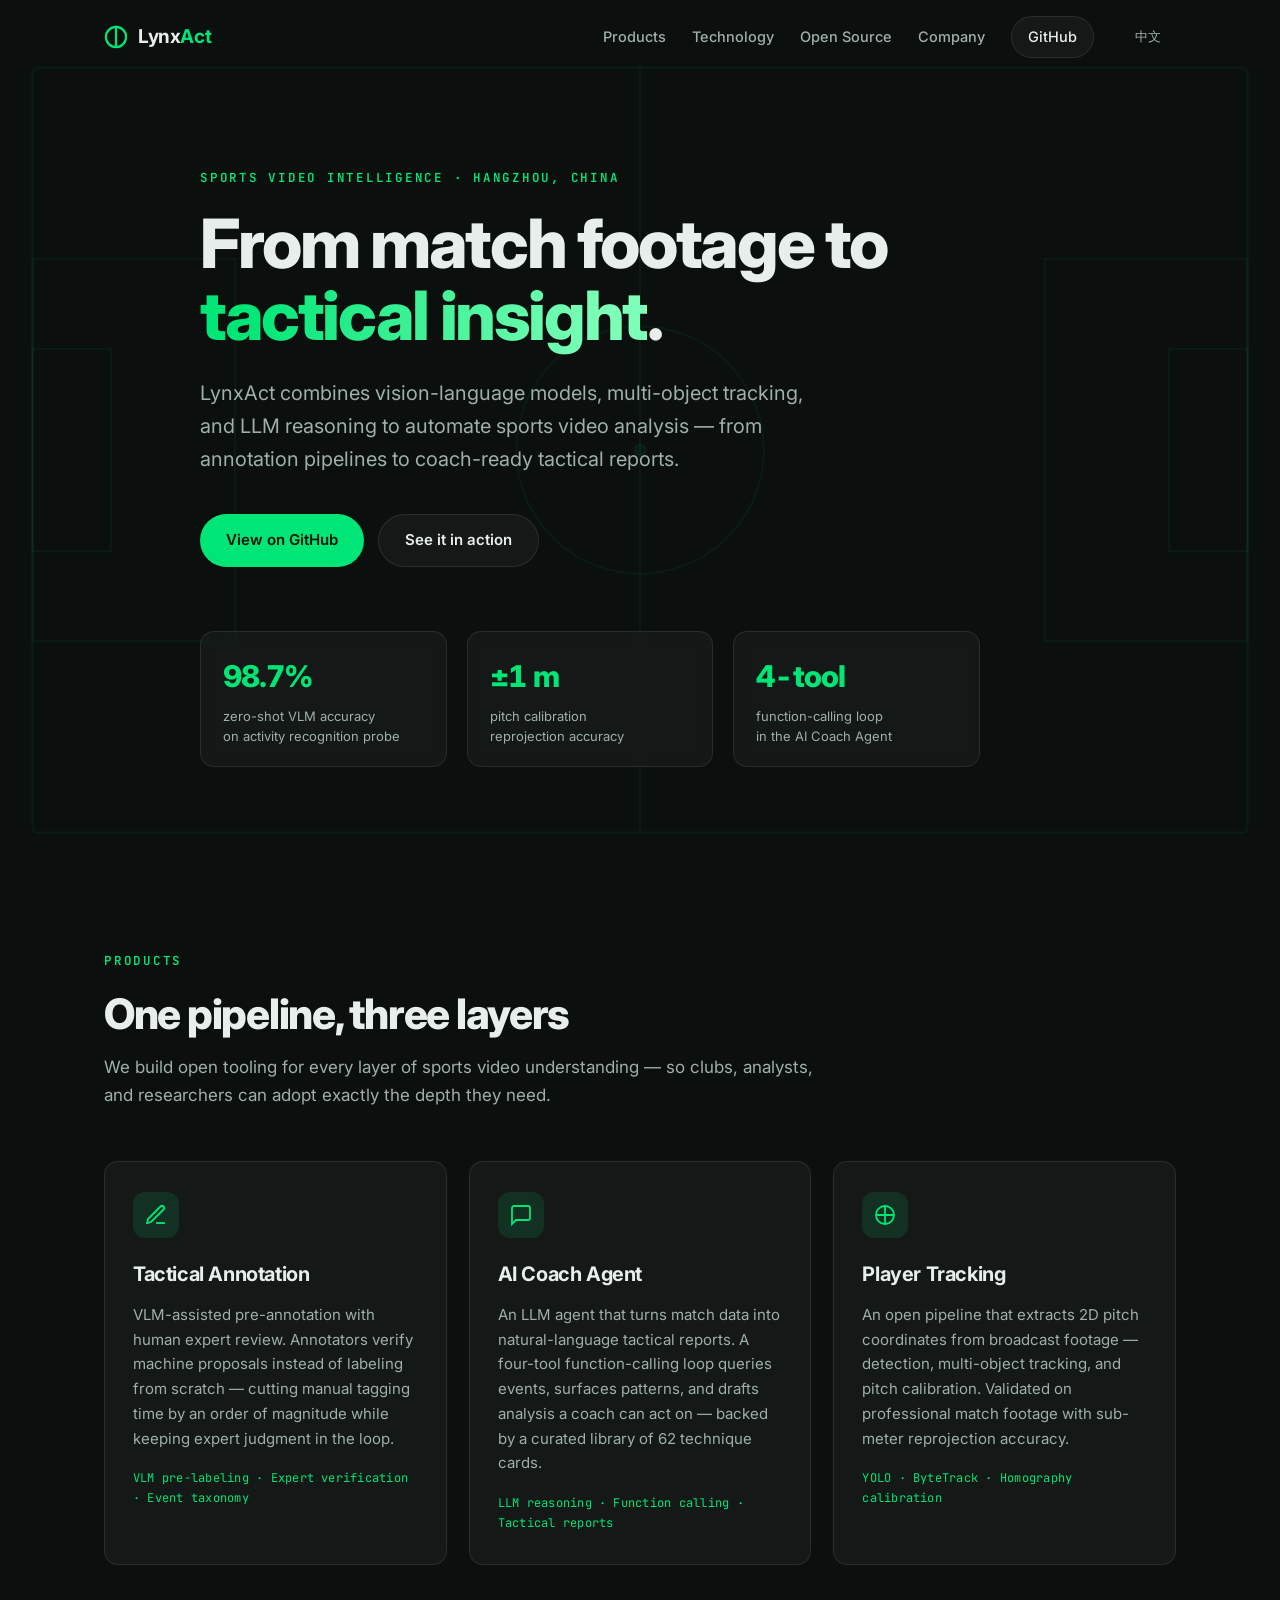
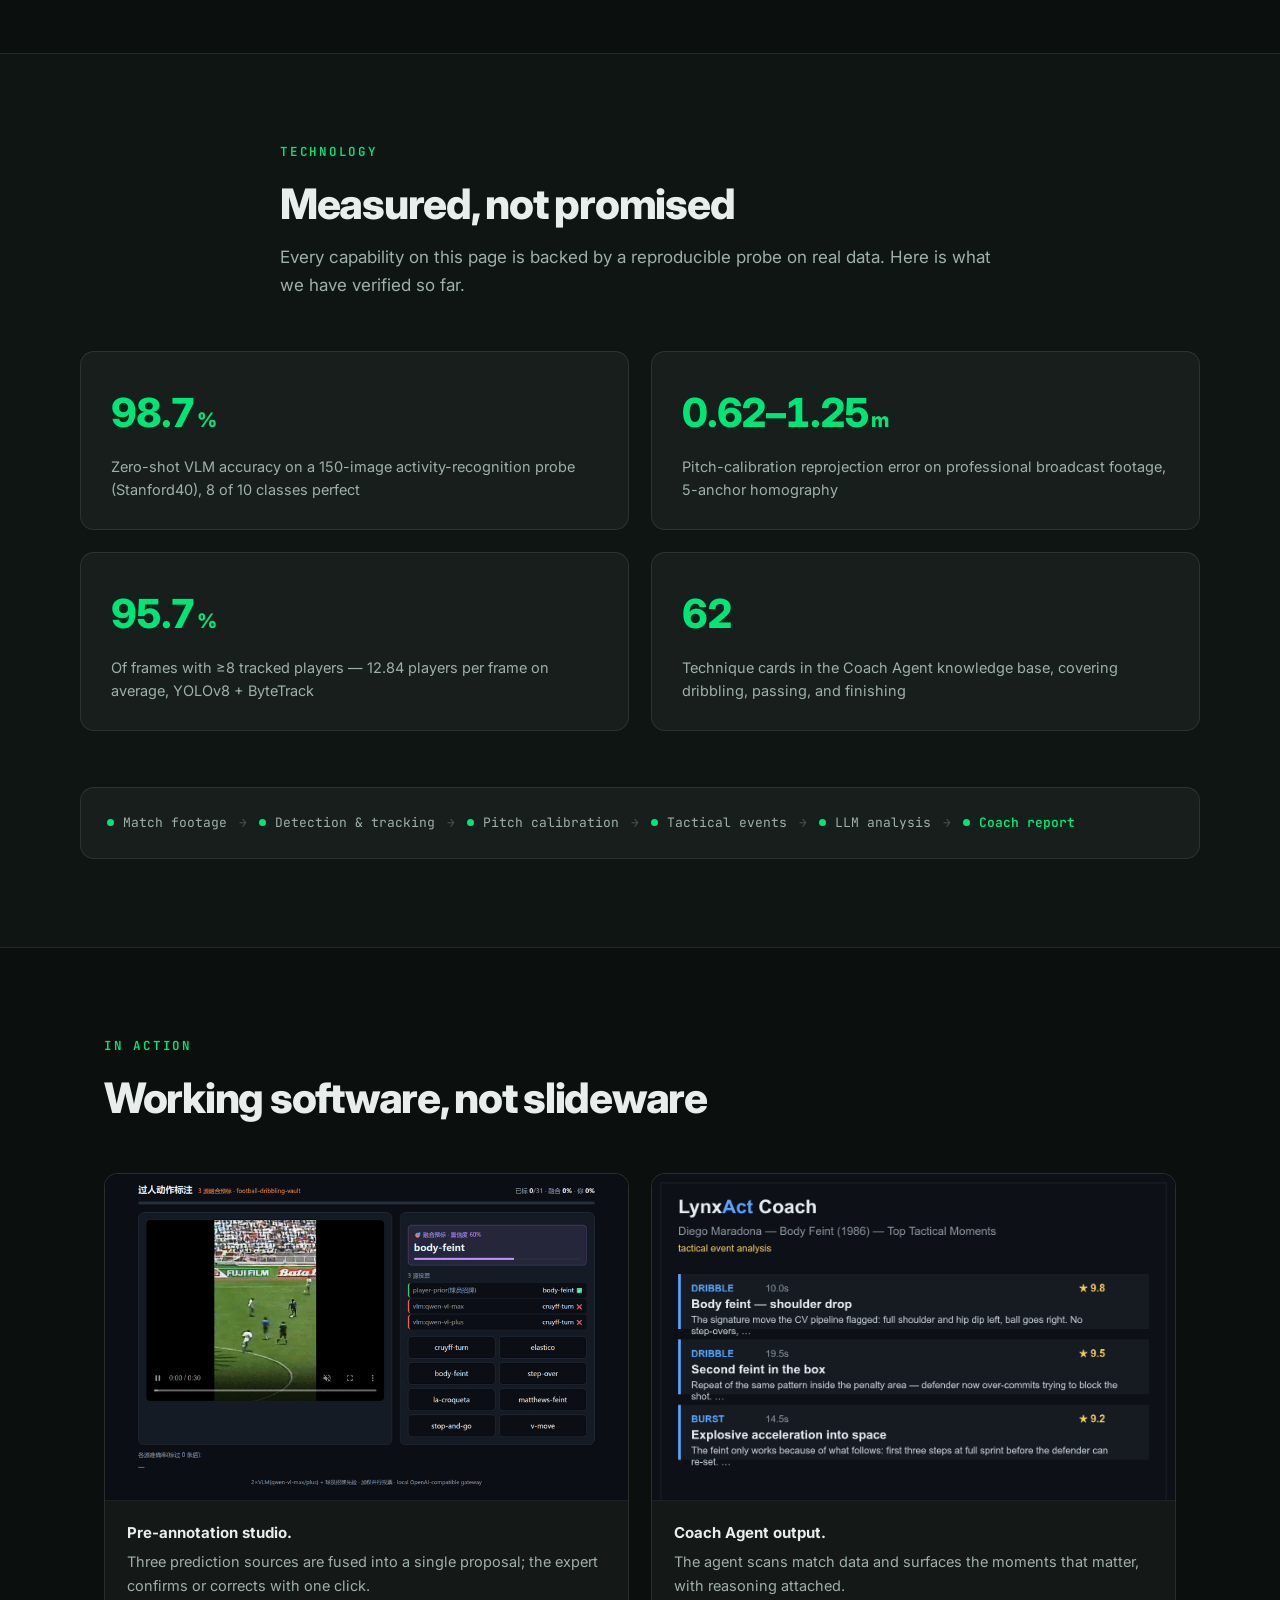
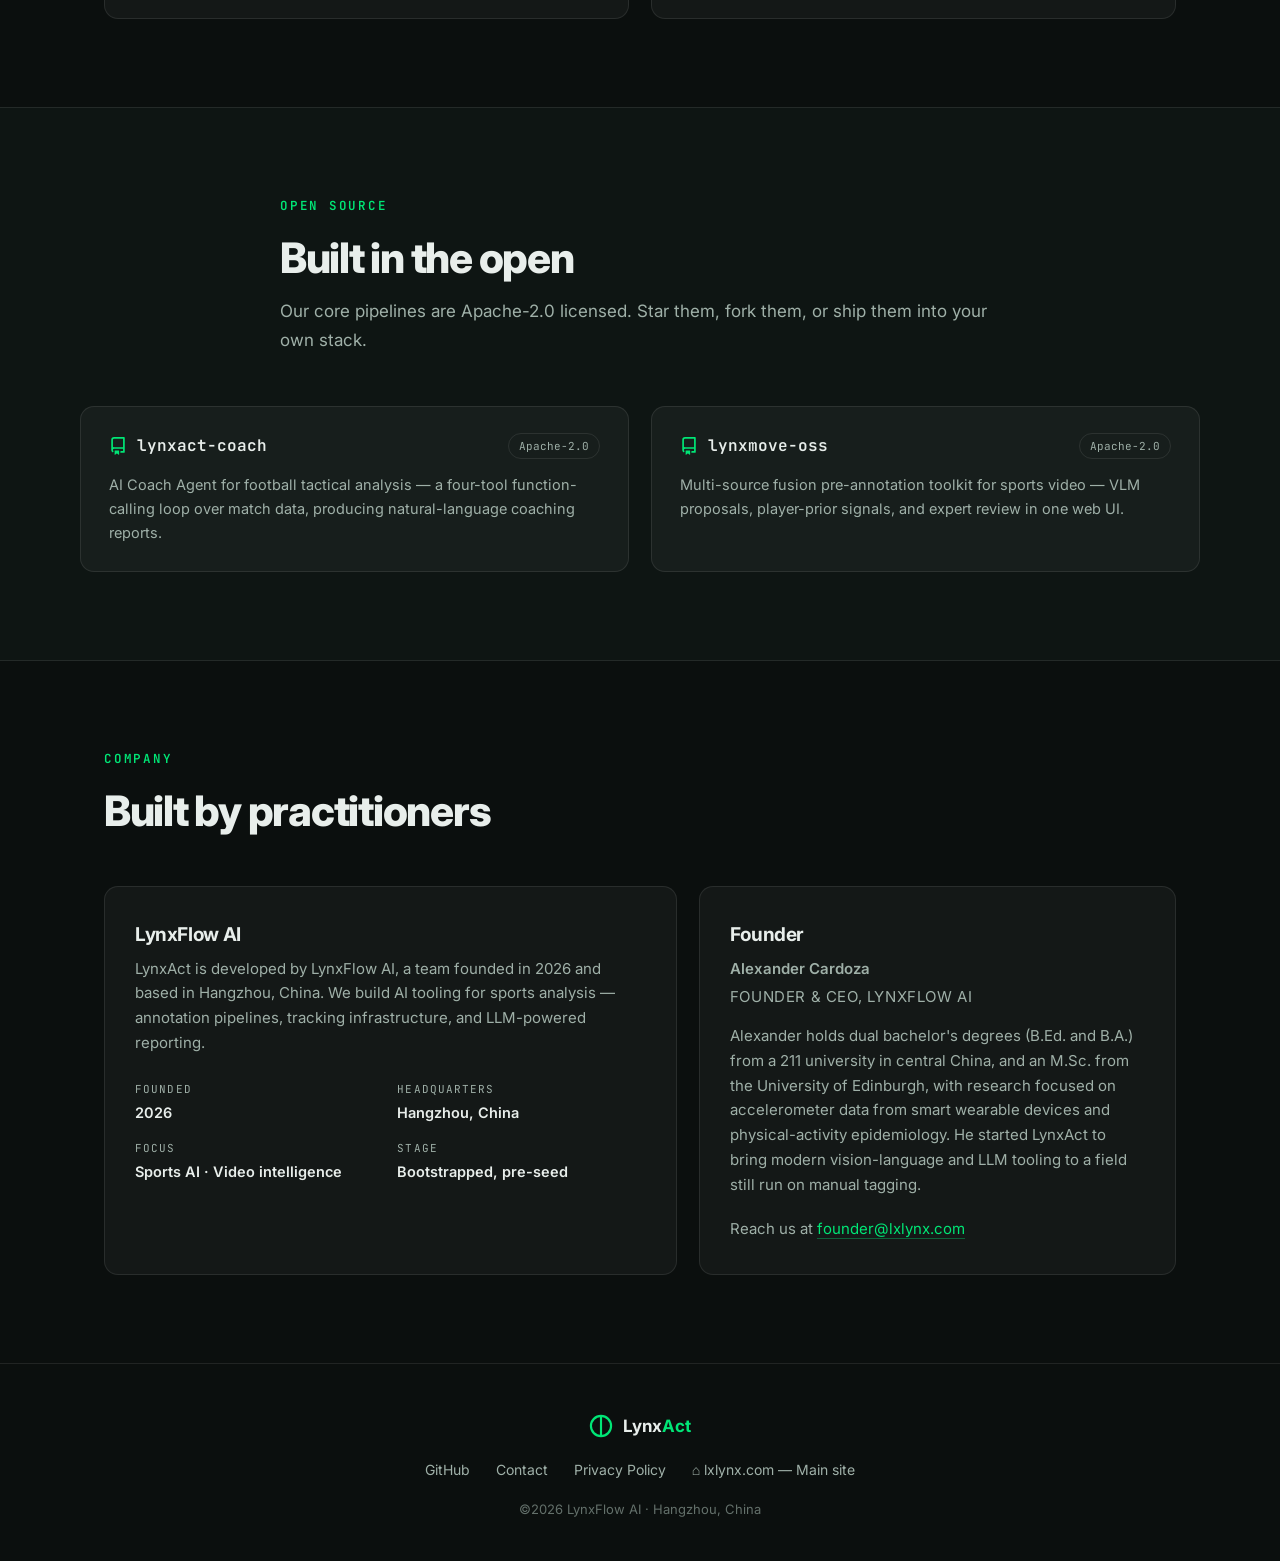
<file: index.html>
<!DOCTYPE html>
<html lang="en">
<head>
  <meta charset="UTF-8">
  <meta name="viewport" content="width=device-width, initial-scale=1.0">
  <title>LynxAct — AI-Powered Sports Video Intelligence</title>
  <meta name="description" content="LynxAct turns match footage into tactical insight. VLM-assisted annotation, player tracking, and LLM coaching reports — built by LynxFlow AI.">
  <meta property="og:title" content="LynxAct — AI-Powered Sports Video Intelligence">
  <meta property="og:description" content="From raw match footage to coach-ready tactical reports. Open-source pipelines for sports video annotation, tracking, and LLM analysis.">
  <meta property="og:type" content="website">
  <meta property="og:url" content="https://lynxact.lxlynx.com/">
  <link rel="canonical" href="https://lynxact.lxlynx.com/">
  <link rel="alternate" hreflang="en" href="https://lynxact.lxlynx.com/">
  <link rel="alternate" hreflang="zh-CN" href="https://lynxact.lxlynx.com/zh/">
  <link rel="alternate" hreflang="x-default" href="https://lynxact.lxlynx.com/">
  <link rel="icon" href="data:image/svg+xml,%3Csvg xmlns='http://www.w3.org/2000/svg' viewBox='0 0 100 100'%3E%3Ccircle cx='50' cy='50' r='44' fill='none' stroke='%2300e676' stroke-width='8'/%3E%3Cline x1='50' y1='6' x2='50' y2='94' stroke='%2300e676' stroke-width='8'/%3E%3C/svg%3E">
  <link rel="preconnect" href="https://fonts.googleapis.com">
  <link rel="preconnect" href="https://fonts.gstatic.com" crossorigin>
  <link href="https://fonts.googleapis.com/css2?family=Inter:wght@400;500;600;700;800&family=JetBrains+Mono:wght@400;600&display=swap" rel="stylesheet">
  <link rel="stylesheet" href="css/style.css">
</head>
<body>

  <!-- Pitch-lines background decoration -->
  <svg class="pitch-bg" viewBox="0 0 1200 800" preserveAspectRatio="xMidYMid slice" aria-hidden="true">
    <g fill="none" stroke="currentColor" stroke-width="2">
      <rect x="60" y="60" width="1080" height="680" rx="4"/>
      <line x1="600" y1="60" x2="600" y2="740"/>
      <circle cx="600" cy="400" r="110"/>
      <circle cx="600" cy="400" r="5" fill="currentColor"/>
      <rect x="60" y="230" width="180" height="340"/>
      <rect x="960" y="230" width="180" height="340"/>
      <rect x="60" y="310" width="70" height="180"/>
      <rect x="1070" y="310" width="70" height="180"/>
    </g>
  </svg>

  <nav class="nav" id="nav">
    <div class="nav-inner">
      <a class="brand" href="#top" aria-label="LynxAct home">
        <svg class="brand-mark" viewBox="0 0 100 100" aria-hidden="true">
          <circle cx="50" cy="50" r="42" fill="none" stroke="currentColor" stroke-width="9"/>
          <line x1="50" y1="8" x2="50" y2="92" stroke="currentColor" stroke-width="9"/>
        </svg>
        <span>Lynx<em>Act</em></span>
      </a>
      <div class="nav-links">
        <a href="#products">Products</a>
        <a href="#technology">Technology</a>
        <a href="#opensource">Open Source</a>
        <a href="#company">Company</a>
        <a class="nav-cta" href="https://github.com/Lxcardoza993?tab=repositories" target="_blank" rel="noopener">GitHub</a>
        <a class="lang-switch" href="/zh/" hreflang="zh-CN" aria-label="切换到中文">中文</a>
      </div>
    </div>
  </nav>

  <header class="hero" id="top">
    <div class="hero-inner">
      <p class="eyebrow reveal">Sports Video Intelligence · Hangzhou, China</p>
      <h1 class="reveal">From match footage to<br><span class="accent">tactical insight</span>.</h1>
      <p class="lede reveal">LynxAct combines vision-language models, multi-object tracking, and LLM
        reasoning to automate sports video analysis — from annotation pipelines
        to coach-ready tactical reports.</p>
      <div class="hero-cta reveal">
        <a class="btn btn-primary" href="https://github.com/Lxcardoza993?tab=repositories" target="_blank" rel="noopener">View on GitHub</a>
        <a class="btn btn-ghost" href="#demo">See it in action</a>
      </div>
      <dl class="hero-stats reveal">
        <div><dt>98.7%</dt><dd>zero-shot VLM accuracy<br>on activity recognition probe</dd></div>
        <div><dt>±1 m</dt><dd>pitch calibration<br>reprojection accuracy</dd></div>
        <div><dt>4-tool</dt><dd>function-calling loop<br>in the AI Coach Agent</dd></div>
      </dl>
    </div>
  </header>

  <main>

    <section class="section" id="products">
      <div class="section-head reveal">
        <p class="eyebrow">Products</p>
        <h2>One pipeline, three layers</h2>
        <p class="section-sub">We build open tooling for every layer of sports video understanding —
          so clubs, analysts, and researchers can adopt exactly the depth they need.</p>
      </div>
      <div class="cards">
        <article class="card reveal">
          <div class="card-icon" aria-hidden="true">
            <svg viewBox="0 0 24 24" fill="none" stroke="currentColor" stroke-width="1.8"><path d="M12 20h9"/><path d="M16.5 3.5a2.1 2.1 0 0 1 3 3L7 19l-4 1 1-4Z"/></svg>
          </div>
          <h3>Tactical Annotation</h3>
          <p>VLM-assisted pre-annotation with human expert review. Annotators verify
            machine proposals instead of labeling from scratch — cutting manual
            tagging time by an order of magnitude while keeping expert judgment
            in the loop.</p>
          <p class="card-tag">VLM pre-labeling · Expert verification · Event taxonomy</p>
        </article>
        <article class="card reveal">
          <div class="card-icon" aria-hidden="true">
            <svg viewBox="0 0 24 24" fill="none" stroke="currentColor" stroke-width="1.8"><path d="M21 15a2 2 0 0 1-2 2H7l-4 4V5a2 2 0 0 1 2-2h14a2 2 0 0 1 2 2Z"/></svg>
          </div>
          <h3>AI Coach Agent</h3>
          <p>An LLM agent that turns match data into natural-language tactical
            reports. A four-tool function-calling loop queries events, surfaces
            patterns, and drafts analysis a coach can act on — backed by a curated
            library of 62 technique cards.</p>
          <p class="card-tag">LLM reasoning · Function calling · Tactical reports</p>
        </article>
        <article class="card reveal">
          <div class="card-icon" aria-hidden="true">
            <svg viewBox="0 0 24 24" fill="none" stroke="currentColor" stroke-width="1.8"><circle cx="12" cy="12" r="9"/><path d="M12 3v18M3 12h18"/></svg>
          </div>
          <h3>Player Tracking</h3>
          <p>An open pipeline that extracts 2D pitch coordinates from broadcast
            footage — detection, multi-object tracking, and pitch calibration.
            Validated on professional match footage with sub-meter reprojection
            accuracy.</p>
          <p class="card-tag">YOLO · ByteTrack · Homography calibration</p>
        </article>
      </div>
    </section>

    <section class="section section-alt" id="technology">
      <div class="section-head reveal">
        <p class="eyebrow">Technology</p>
        <h2>Measured, not promised</h2>
        <p class="section-sub">Every capability on this page is backed by a reproducible probe
          on real data. Here is what we have verified so far.</p>
      </div>
      <div class="metric-grid">
        <div class="metric reveal"><span class="metric-num">98.7<span class="unit">%</span></span><span class="metric-label">Zero-shot VLM accuracy on a 150-image activity-recognition probe (Stanford40), 8 of 10 classes perfect</span></div>
        <div class="metric reveal"><span class="metric-num">0.62–1.25<span class="unit">m</span></span><span class="metric-label">Pitch-calibration reprojection error on professional broadcast footage, 5-anchor homography</span></div>
        <div class="metric reveal"><span class="metric-num">95.7<span class="unit">%</span></span><span class="metric-label">Of frames with ≥8 tracked players — 12.84 players per frame on average, YOLOv8 + ByteTrack</span></div>
        <div class="metric reveal"><span class="metric-num">62</span><span class="metric-label">Technique cards in the Coach Agent knowledge base, covering dribbling, passing, and finishing</span></div>
      </div>

      <div class="pipeline reveal" aria-label="Processing pipeline">
        <div class="pipe-step"><span class="pipe-dot"></span>Match footage</div>
        <div class="pipe-arrow" aria-hidden="true">→</div>
        <div class="pipe-step"><span class="pipe-dot"></span>Detection &amp; tracking</div>
        <div class="pipe-arrow" aria-hidden="true">→</div>
        <div class="pipe-step"><span class="pipe-dot"></span>Pitch calibration</div>
        <div class="pipe-arrow" aria-hidden="true">→</div>
        <div class="pipe-step"><span class="pipe-dot"></span>Tactical events</div>
        <div class="pipe-arrow" aria-hidden="true">→</div>
        <div class="pipe-step"><span class="pipe-dot"></span>LLM analysis</div>
        <div class="pipe-arrow" aria-hidden="true">→</div>
        <div class="pipe-step pipe-final"><span class="pipe-dot"></span>Coach report</div>
      </div>
    </section>

    <section class="section" id="demo">
      <div class="section-head reveal">
        <p class="eyebrow">In action</p>
        <h2>Working software, not slideware</h2>
      </div>
      <div class="demo-grid">
        <figure class="demo-item reveal">
          <img src="assets/demo.gif" alt="Multi-source fusion pre-annotation workflow: fusion vote, one-click correction, and adjudication" loading="lazy">
          <figcaption><strong>Pre-annotation studio.</strong> Three prediction sources are fused
            into a single proposal; the expert confirms or corrects with one click.</figcaption>
        </figure>
        <figure class="demo-item reveal">
          <img src="assets/lynxact-coach-top-moments-sample.png" alt="AI Coach Agent output: automatically identified top moments from a match" loading="lazy">
          <figcaption><strong>Coach Agent output.</strong> The agent scans match data and
            surfaces the moments that matter, with reasoning attached.</figcaption>
        </figure>
      </div>
    </section>

    <section class="section section-alt" id="opensource">
      <div class="section-head reveal">
        <p class="eyebrow">Open source</p>
        <h2>Built in the open</h2>
        <p class="section-sub">Our core pipelines are Apache-2.0 licensed. Star them, fork them,
          or ship them into your own stack.</p>
      </div>
      <div class="repo-grid">
        <a class="repo-card reveal" href="https://github.com/Lxcardoza993/lynxact-coach" target="_blank" rel="noopener">
          <div class="repo-head">
            <svg viewBox="0 0 16 16" width="18" height="18" fill="currentColor" aria-hidden="true"><path d="M2 2.5A2.5 2.5 0 0 1 4.5 0h8.75a.75.75 0 0 1 .75.75v12.5a.75.75 0 0 1-.75.75h-2.5a.75.75 0 0 1 0-1.5h1.75v-2h-8a1 1 0 0 0-.714 1.7.75.75 0 1 1-1.072 1.05A2.495 2.495 0 0 1 2 11.5Zm10.5-1h-8a1 1 0 0 0-1 1v6.708A2.486 2.486 0 0 1 4.5 9h8ZM5 12.25v3.25a.25.25 0 0 0 .4.2l1.45-1.087a.249.249 0 0 1 .3 0L8.6 15.7a.25.25 0 0 0 .4-.2v-3.25a.25.25 0 0 0-.25-.25h-3.5a.25.25 0 0 0-.25.25Z"/></svg>
            <span class="repo-name">lynxact-coach</span>
            <span class="repo-license">Apache-2.0</span>
          </div>
          <p>AI Coach Agent for football tactical analysis — a four-tool function-calling
            loop over match data, producing natural-language coaching reports.</p>
        </a>
        <a class="repo-card reveal" href="https://github.com/Lxcardoza993/lynxmove-oss" target="_blank" rel="noopener">
          <div class="repo-head">
            <svg viewBox="0 0 16 16" width="18" height="18" fill="currentColor" aria-hidden="true"><path d="M2 2.5A2.5 2.5 0 0 1 4.5 0h8.75a.75.75 0 0 1 .75.75v12.5a.75.75 0 0 1-.75.75h-2.5a.75.75 0 0 1 0-1.5h1.75v-2h-8a1 1 0 0 0-.714 1.7.75.75 0 1 1-1.072 1.05A2.495 2.495 0 0 1 2 11.5Zm10.5-1h-8a1 1 0 0 0-1 1v6.708A2.486 2.486 0 0 1 4.5 9h8ZM5 12.25v3.25a.25.25 0 0 0 .4.2l1.45-1.087a.249.249 0 0 1 .3 0L8.6 15.7a.25.25 0 0 0 .4-.2v-3.25a.25.25 0 0 0-.25-.25h-3.5a.25.25 0 0 0-.25.25Z"/></svg>
            <span class="repo-name">lynxmove-oss</span>
            <span class="repo-license">Apache-2.0</span>
          </div>
          <p>Multi-source fusion pre-annotation toolkit for sports video — VLM proposals,
            player-prior signals, and expert review in one web UI.</p>
        </a>
      </div>
    </section>

    <section class="section" id="company">
      <div class="section-head reveal">
        <p class="eyebrow">Company</p>
        <h2>Built by practitioners</h2>
      </div>
      <div class="company-grid">
        <div class="company-card reveal">
          <h3>LynxFlow AI</h3>
          <p>LynxAct is developed by LynxFlow AI, a team founded in 2026 and
            based in Hangzhou, China. We build AI tooling for sports analysis —
            annotation pipelines, tracking infrastructure, and LLM-powered
            reporting.</p>
          <dl class="company-facts">
            <div><dt>Founded</dt><dd>2026</dd></div>
            <div><dt>Headquarters</dt><dd>Hangzhou, China</dd></div>
            <div><dt>Focus</dt><dd>Sports AI · Video intelligence</dd></div>
            <div><dt>Stage</dt><dd>Bootstrapped, pre-seed</dd></div>
          </dl>
        </div>
        <div class="company-card reveal">
          <h3>Founder</h3>
          <p class="founder-name">Alexander Cardoza</p>
          <p class="founder-title">Founder &amp; CEO, LynxFlow AI</p>
          <p>Alexander holds dual bachelor's degrees (B.Ed. and B.A.) from a 211
            university in central China, and an M.Sc. from the University of
            Edinburgh, with research focused on accelerometer data from smart
            wearable devices and physical-activity epidemiology. He started
            LynxAct to bring modern vision-language and LLM tooling to a field
            still run on manual tagging.</p>
          <p class="company-contact">Reach us at <a href="mailto:founder@lxlynx.com">founder@lxlynx.com</a></p>
        </div>
      </div>
    </section>

  </main>

  <footer class="footer">
    <div class="footer-inner">
      <div class="footer-brand">
        <svg class="brand-mark" viewBox="0 0 100 100" aria-hidden="true">
          <circle cx="50" cy="50" r="42" fill="none" stroke="currentColor" stroke-width="9"/>
          <line x1="50" y1="8" x2="50" y2="92" stroke="currentColor" stroke-width="9"/>
        </svg>
        <span>Lynx<em>Act</em></span>
      </div>
      <nav class="footer-links" aria-label="Footer">
        <a href="https://github.com/Lxcardoza993?tab=repositories" target="_blank" rel="noopener">GitHub</a>
        <a href="mailto:founder@lxlynx.com">Contact</a>
        <a href="privacy.html">Privacy Policy</a>
        <a href="https://lxlynx.com" target="_blank" rel="noopener">⌂ lxlynx.com — Main site</a>
      </nav>
      <p class="footer-legal">&copy;2026 LynxFlow AI · Hangzhou, China</p>
    </div>
  </footer>

  <script src="js/main.js" defer></script>
</body>
</html>
</file>
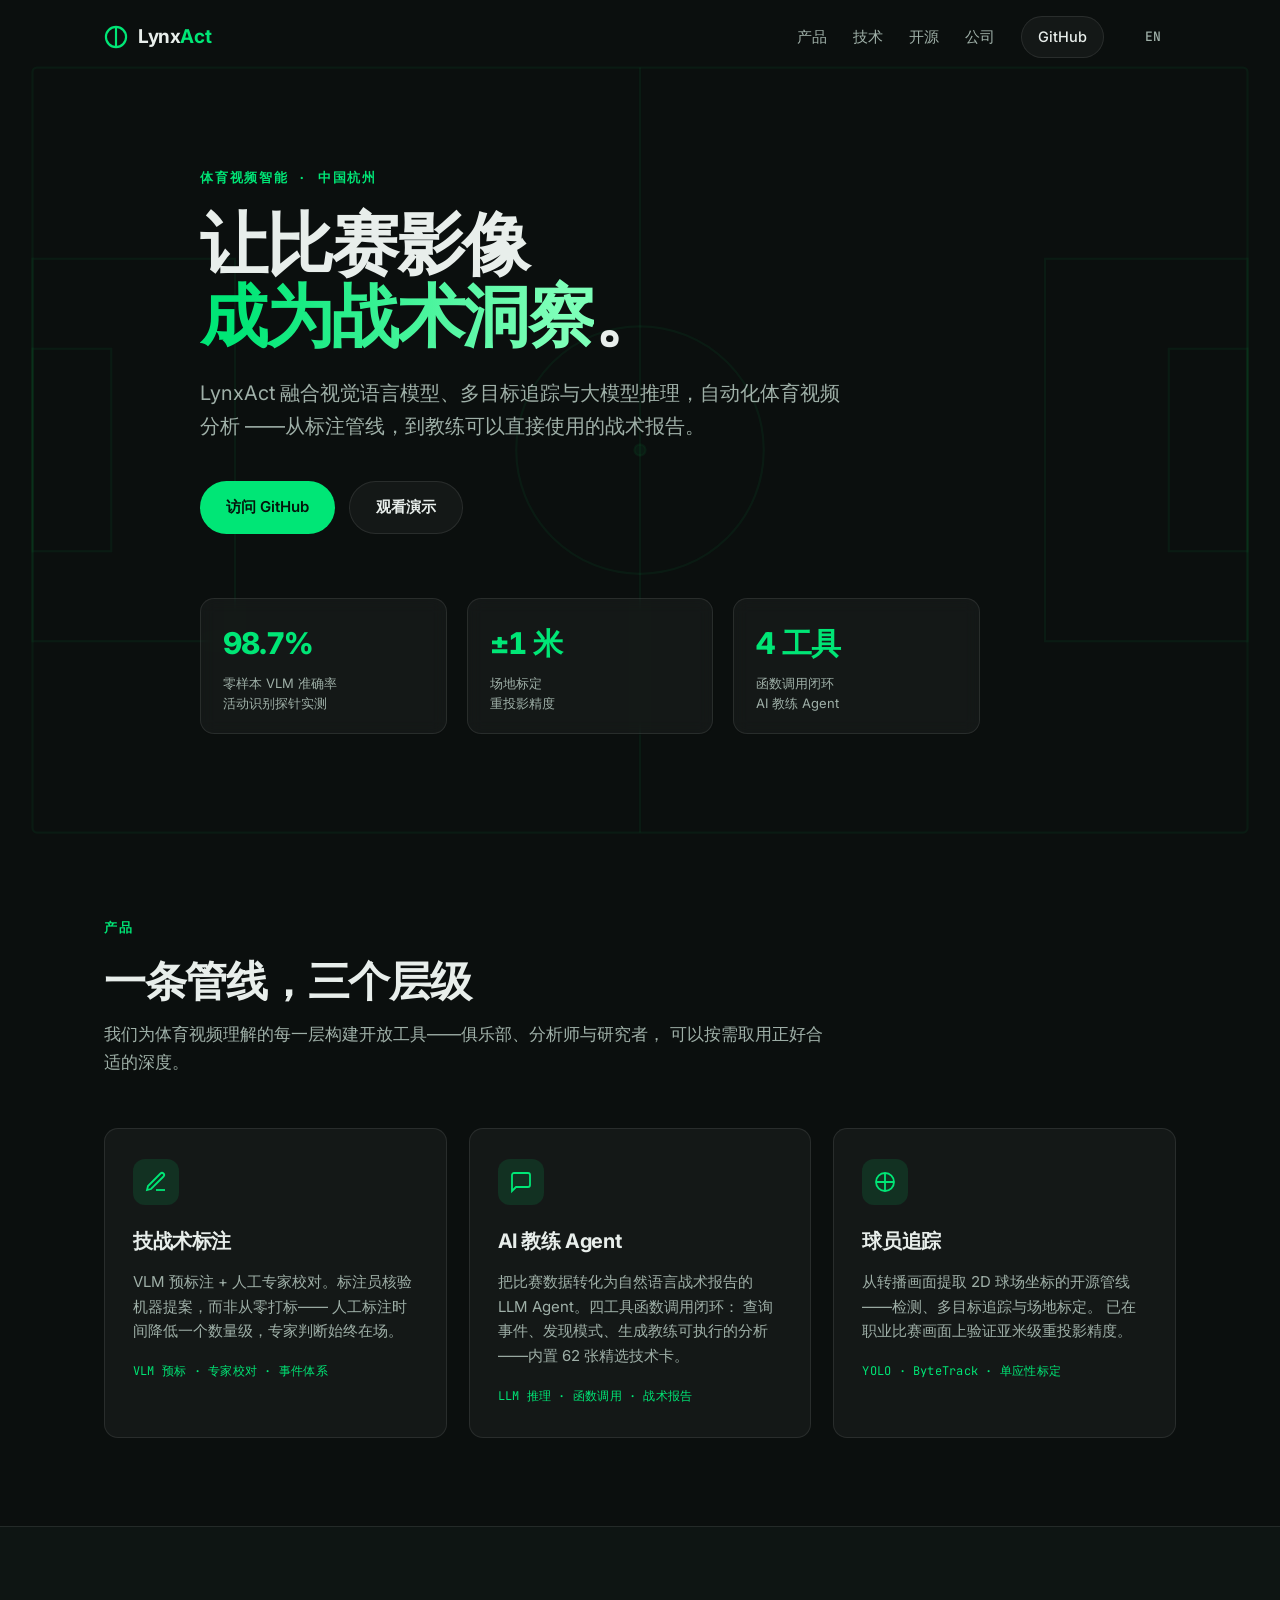
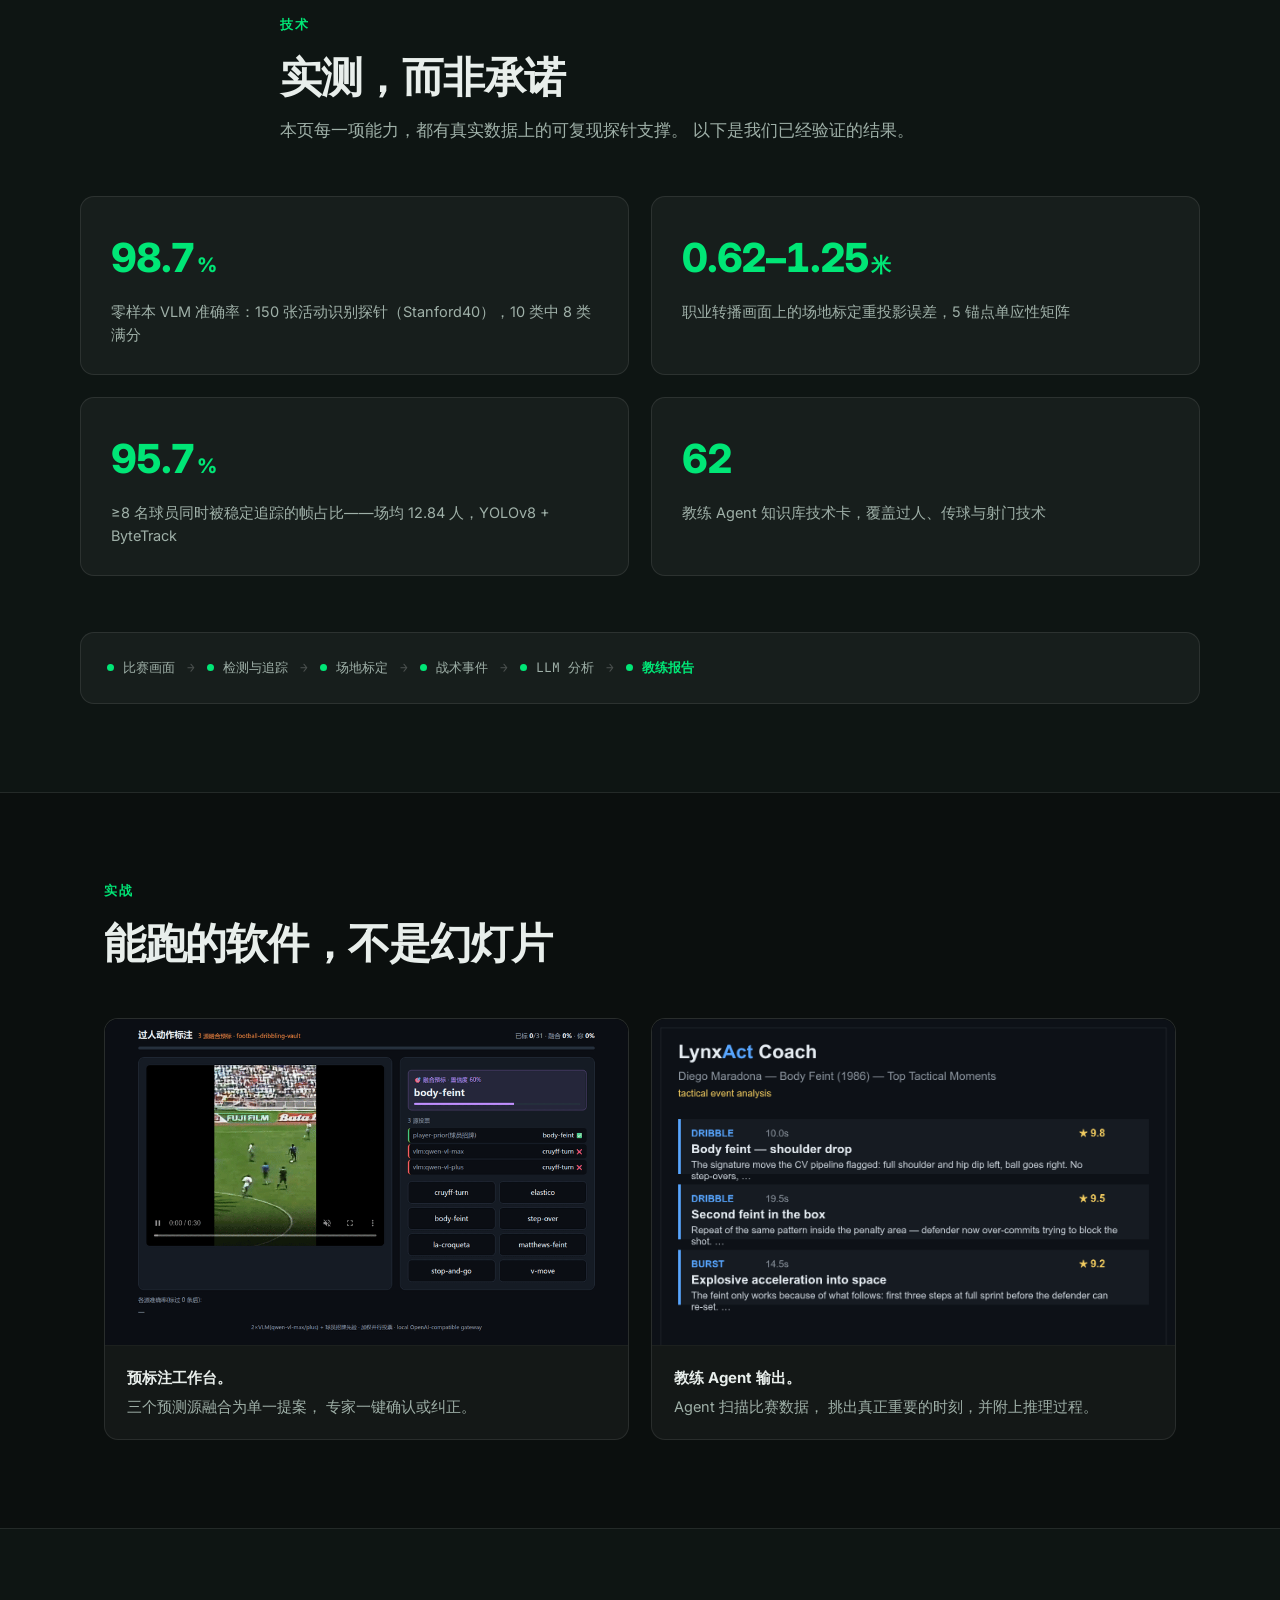
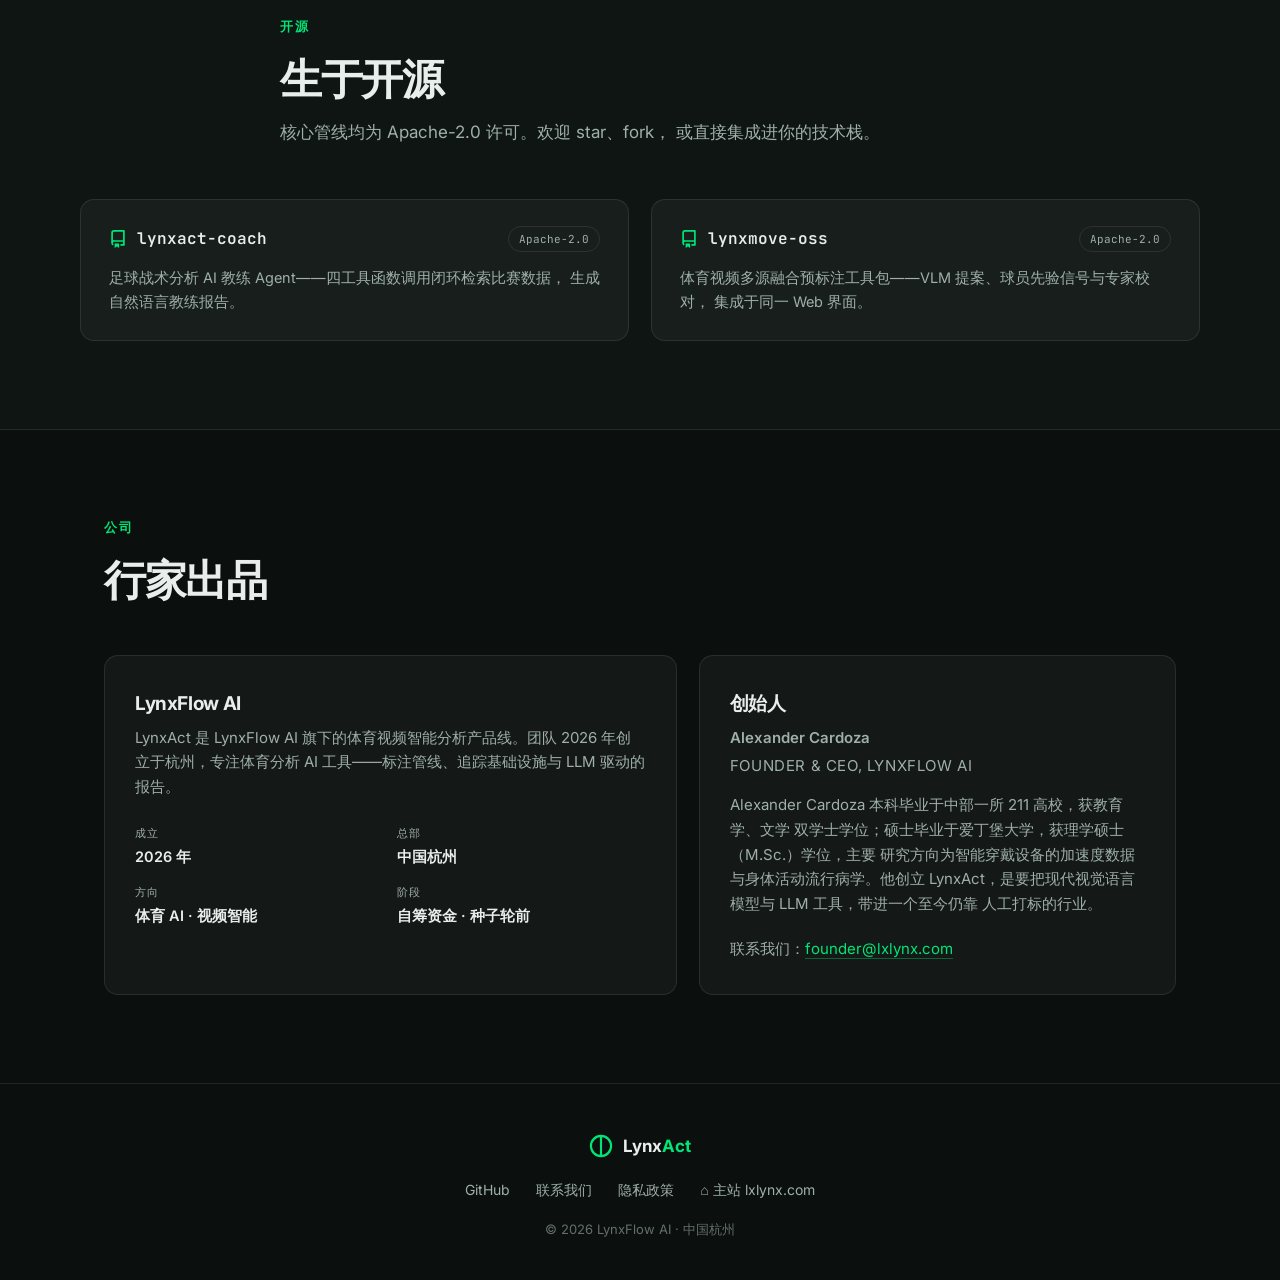
<file: zh/index.html>
<!DOCTYPE html>
<html lang="zh-CN">
<head>
  <meta charset="UTF-8">
  <meta name="viewport" content="width=device-width, initial-scale=1.0">
  <title>LynxAct — AI 驱动的体育视频智能</title>
  <meta name="description" content="LynxAct 让比赛影像成为战术洞察：VLM 技战术标注、球员追踪、LLM 战术报告。LynxFlow AI 出品。">
  <meta property="og:title" content="LynxAct — AI 驱动的体育视频智能">
  <meta property="og:description" content="从原始比赛画面到教练可直接使用的战术报告：体育视频标注、追踪与 LLM 分析的开源管线。">
  <meta property="og:type" content="website">
  <meta property="og:url" content="https://lynxact.lxlynx.com/zh/">
  <link rel="canonical" href="https://lynxact.lxlynx.com/zh/">
  <link rel="alternate" hreflang="en" href="https://lynxact.lxlynx.com/">
  <link rel="alternate" hreflang="zh-CN" href="https://lynxact.lxlynx.com/zh/">
  <link rel="alternate" hreflang="x-default" href="https://lynxact.lxlynx.com/">
  <link rel="icon" href="data:image/svg+xml,%3Csvg xmlns='http://www.w3.org/2000/svg' viewBox='0 0 100 100'%3E%3Ccircle cx='50' cy='50' r='44' fill='none' stroke='%2300e676' stroke-width='8'/%3E%3Cline x1='50' y1='6' x2='50' y2='94' stroke='%2300e676' stroke-width='8'/%3E%3C/svg%3E">
  <link rel="preconnect" href="https://fonts.googleapis.com">
  <link rel="preconnect" href="https://fonts.gstatic.com" crossorigin>
  <link href="https://fonts.googleapis.com/css2?family=Inter:wght@400;500;600;700;800&family=JetBrains+Mono:wght@400;600&display=swap" rel="stylesheet">
  <link rel="stylesheet" href="/css/style.css">
</head>
<body>

  <!-- 球场线条背景装饰 -->
  <svg class="pitch-bg" viewBox="0 0 1200 800" preserveAspectRatio="xMidYMid slice" aria-hidden="true">
    <g fill="none" stroke="currentColor" stroke-width="2">
      <rect x="60" y="60" width="1080" height="680" rx="4"/>
      <line x1="600" y1="60" x2="600" y2="740"/>
      <circle cx="600" cy="400" r="110"/>
      <circle cx="600" cy="400" r="5" fill="currentColor"/>
      <rect x="60" y="230" width="180" height="340"/>
      <rect x="960" y="230" width="180" height="340"/>
      <rect x="60" y="310" width="70" height="180"/>
      <rect x="1070" y="310" width="70" height="180"/>
    </g>
  </svg>

  <nav class="nav" id="nav">
    <div class="nav-inner">
      <a class="brand" href="#top" aria-label="LynxAct 首页">
        <svg class="brand-mark" viewBox="0 0 100 100" aria-hidden="true">
          <circle cx="50" cy="50" r="42" fill="none" stroke="currentColor" stroke-width="9"/>
          <line x1="50" y1="8" x2="50" y2="92" stroke="currentColor" stroke-width="9"/>
        </svg>
        <span>Lynx<em>Act</em></span>
      </a>
      <div class="nav-links">
        <a href="#products">产品</a>
        <a href="#technology">技术</a>
        <a href="#opensource">开源</a>
        <a href="#company">公司</a>
        <a class="nav-cta" href="https://github.com/Lxcardoza993?tab=repositories" target="_blank" rel="noopener">GitHub</a>
        <a class="lang-switch" href="/" hreflang="en" aria-label="Switch to English">EN</a>
      </div>
    </div>
  </nav>

  <header class="hero" id="top">
    <div class="hero-inner">
      <p class="eyebrow reveal">体育视频智能 · 中国杭州</p>
      <h1 class="reveal">让比赛影像<br><span class="accent">成为战术洞察</span>。</h1>
      <p class="lede reveal">LynxAct 融合视觉语言模型、多目标追踪与大模型推理，自动化体育视频分析
        ——从标注管线，到教练可以直接使用的战术报告。</p>
      <div class="hero-cta reveal">
        <a class="btn btn-primary" href="https://github.com/Lxcardoza993?tab=repositories" target="_blank" rel="noopener">访问 GitHub</a>
        <a class="btn btn-ghost" href="#demo">观看演示</a>
      </div>
      <dl class="hero-stats reveal">
        <div><dt>98.7%</dt><dd>零样本 VLM 准确率<br>活动识别探针实测</dd></div>
        <div><dt>±1 米</dt><dd>场地标定<br>重投影精度</dd></div>
        <div><dt>4 工具</dt><dd>函数调用闭环<br>AI 教练 Agent</dd></div>
      </dl>
    </div>
  </header>

  <main>

    <section class="section" id="products">
      <div class="section-head reveal">
        <p class="eyebrow">产品</p>
        <h2>一条管线，三个层级</h2>
        <p class="section-sub">我们为体育视频理解的每一层构建开放工具——俱乐部、分析师与研究者，
          可以按需取用正好合适的深度。</p>
      </div>
      <div class="cards">
        <article class="card reveal">
          <div class="card-icon" aria-hidden="true">
            <svg viewBox="0 0 24 24" fill="none" stroke="currentColor" stroke-width="1.8"><path d="M12 20h9"/><path d="M16.5 3.5a2.1 2.1 0 0 1 3 3L7 19l-4 1 1-4Z"/></svg>
          </div>
          <h3>技战术标注</h3>
          <p>VLM 预标注 + 人工专家校对。标注员核验机器提案，而非从零打标——
            人工标注时间降低一个数量级，专家判断始终在场。</p>
          <p class="card-tag">VLM 预标 · 专家校对 · 事件体系</p>
        </article>
        <article class="card reveal">
          <div class="card-icon" aria-hidden="true">
            <svg viewBox="0 0 24 24" fill="none" stroke="currentColor" stroke-width="1.8"><path d="M21 15a2 2 0 0 1-2 2H7l-4 4V5a2 2 0 0 1 2-2h14a2 2 0 0 1 2 2Z"/></svg>
          </div>
          <h3>AI 教练 Agent</h3>
          <p>把比赛数据转化为自然语言战术报告的 LLM Agent。四工具函数调用闭环：
            查询事件、发现模式、生成教练可执行的分析——内置 62 张精选技术卡。</p>
          <p class="card-tag">LLM 推理 · 函数调用 · 战术报告</p>
        </article>
        <article class="card reveal">
          <div class="card-icon" aria-hidden="true">
            <svg viewBox="0 0 24 24" fill="none" stroke="currentColor" stroke-width="1.8"><circle cx="12" cy="12" r="9"/><path d="M12 3v18M3 12h18"/></svg>
          </div>
          <h3>球员追踪</h3>
          <p>从转播画面提取 2D 球场坐标的开源管线——检测、多目标追踪与场地标定。
            已在职业比赛画面上验证亚米级重投影精度。</p>
          <p class="card-tag">YOLO · ByteTrack · 单应性标定</p>
        </article>
      </div>
    </section>

    <section class="section section-alt" id="technology">
      <div class="section-head reveal">
        <p class="eyebrow">技术</p>
        <h2>实测，而非承诺</h2>
        <p class="section-sub">本页每一项能力，都有真实数据上的可复现探针支撑。
          以下是我们已经验证的结果。</p>
      </div>
      <div class="metric-grid">
        <div class="metric reveal"><span class="metric-num">98.7<span class="unit">%</span></span><span class="metric-label">零样本 VLM 准确率：150 张活动识别探针（Stanford40），10 类中 8 类满分</span></div>
        <div class="metric reveal"><span class="metric-num">0.62–1.25<span class="unit">米</span></span><span class="metric-label">职业转播画面上的场地标定重投影误差，5 锚点单应性矩阵</span></div>
        <div class="metric reveal"><span class="metric-num">95.7<span class="unit">%</span></span><span class="metric-label">≥8 名球员同时被稳定追踪的帧占比——场均 12.84 人，YOLOv8 + ByteTrack</span></div>
        <div class="metric reveal"><span class="metric-num">62</span><span class="metric-label">教练 Agent 知识库技术卡，覆盖过人、传球与射门技术</span></div>
      </div>

      <div class="pipeline reveal" aria-label="处理管线">
        <div class="pipe-step"><span class="pipe-dot"></span>比赛画面</div>
        <div class="pipe-arrow" aria-hidden="true">→</div>
        <div class="pipe-step"><span class="pipe-dot"></span>检测与追踪</div>
        <div class="pipe-arrow" aria-hidden="true">→</div>
        <div class="pipe-step"><span class="pipe-dot"></span>场地标定</div>
        <div class="pipe-arrow" aria-hidden="true">→</div>
        <div class="pipe-step"><span class="pipe-dot"></span>战术事件</div>
        <div class="pipe-arrow" aria-hidden="true">→</div>
        <div class="pipe-step"><span class="pipe-dot"></span>LLM 分析</div>
        <div class="pipe-arrow" aria-hidden="true">→</div>
        <div class="pipe-step pipe-final"><span class="pipe-dot"></span>教练报告</div>
      </div>
    </section>

    <section class="section" id="demo">
      <div class="section-head reveal">
        <p class="eyebrow">实战</p>
        <h2>能跑的软件，不是幻灯片</h2>
      </div>
      <div class="demo-grid">
        <figure class="demo-item reveal">
          <img src="/assets/demo.gif" alt="多源融合预标注工作流：融合投票、一键校对与判定" loading="lazy">
          <figcaption><strong>预标注工作台。</strong>三个预测源融合为单一提案，
            专家一键确认或纠正。</figcaption>
        </figure>
        <figure class="demo-item reveal">
          <img src="/assets/lynxact-coach-top-moments-sample.png" alt="AI 教练 Agent 输出：自动识别出的比赛关键时刻" loading="lazy">
          <figcaption><strong>教练 Agent 输出。</strong>Agent 扫描比赛数据，
            挑出真正重要的时刻，并附上推理过程。</figcaption>
        </figure>
      </div>
    </section>

    <section class="section section-alt" id="opensource">
      <div class="section-head reveal">
        <p class="eyebrow">开源</p>
        <h2>生于开源</h2>
        <p class="section-sub">核心管线均为 Apache-2.0 许可。欢迎 star、fork，
          或直接集成进你的技术栈。</p>
      </div>
      <div class="repo-grid">
        <a class="repo-card reveal" href="https://github.com/Lxcardoza993/lynxact-coach" target="_blank" rel="noopener">
          <div class="repo-head">
            <svg viewBox="0 0 16 16" width="18" height="18" fill="currentColor" aria-hidden="true"><path d="M2 2.5A2.5 2.5 0 0 1 4.5 0h8.75a.75.75 0 0 1 .75.75v12.5a.75.75 0 0 1-.75.75h-2.5a.75.75 0 0 1 0-1.5h1.75v-2h-8a1 1 0 0 0-.714 1.7.75.75 0 1 1-1.072 1.05A2.495 2.495 0 0 1 2 11.5Zm10.5-1h-8a1 1 0 0 0-1 1v6.708A2.486 2.486 0 0 1 4.5 9h8ZM5 12.25v3.25a.25.25 0 0 0 .4.2l1.45-1.087a.249.249 0 0 1 .3 0L8.6 15.7a.25.25 0 0 0 .4-.2v-3.25a.25.25 0 0 0-.25-.25h-3.5a.25.25 0 0 0-.25.25Z"/></svg>
            <span class="repo-name">lynxact-coach</span>
            <span class="repo-license">Apache-2.0</span>
          </div>
          <p>足球战术分析 AI 教练 Agent——四工具函数调用闭环检索比赛数据，
            生成自然语言教练报告。</p>
        </a>
        <a class="repo-card reveal" href="https://github.com/Lxcardoza993/lynxmove-oss" target="_blank" rel="noopener">
          <div class="repo-head">
            <svg viewBox="0 0 16 16" width="18" height="18" fill="currentColor" aria-hidden="true"><path d="M2 2.5A2.5 2.5 0 0 1 4.5 0h8.75a.75.75 0 0 1 .75.75v12.5a.75.75 0 0 1-.75.75h-2.5a.75.75 0 0 1 0-1.5h1.75v-2h-8a1 1 0 0 0-.714 1.7.75.75 0 1 1-1.072 1.05A2.495 2.495 0 0 1 2 11.5Zm10.5-1h-8a1 1 0 0 0-1 1v6.708A2.486 2.486 0 0 1 4.5 9h8ZM5 12.25v3.25a.25.25 0 0 0 .4.2l1.45-1.087a.249.249 0 0 1 .3 0L8.6 15.7a.25.25 0 0 0 .4-.2v-3.25a.25.25 0 0 0-.25-.25h-3.5a.25.25 0 0 0-.25.25Z"/></svg>
            <span class="repo-name">lynxmove-oss</span>
            <span class="repo-license">Apache-2.0</span>
          </div>
          <p>体育视频多源融合预标注工具包——VLM 提案、球员先验信号与专家校对，
            集成于同一 Web 界面。</p>
        </a>
      </div>
    </section>

    <section class="section" id="company">
      <div class="section-head reveal">
        <p class="eyebrow">公司</p>
        <h2>行家出品</h2>
      </div>
      <div class="company-grid">
        <div class="company-card reveal">
          <h3>LynxFlow AI</h3>
          <p>LynxAct 是 LynxFlow AI 旗下的体育视频智能分析产品线。团队 2026
            年创立于杭州，专注体育分析 AI 工具——标注管线、追踪基础设施与
            LLM 驱动的报告。</p>
          <dl class="company-facts">
            <div><dt>成立</dt><dd>2026 年</dd></div>
            <div><dt>总部</dt><dd>中国杭州</dd></div>
            <div><dt>方向</dt><dd>体育 AI · 视频智能</dd></div>
            <div><dt>阶段</dt><dd>自筹资金 · 种子轮前</dd></div>
          </dl>
        </div>
        <div class="company-card reveal">
          <h3>创始人</h3>
          <p class="founder-name">Alexander Cardoza</p>
          <p class="founder-title">Founder &amp; CEO, LynxFlow AI</p>
          <p>Alexander Cardoza 本科毕业于中部一所 211 高校，获教育学、文学
            双学士学位；硕士毕业于爱丁堡大学，获理学硕士（M.Sc.）学位，主要
            研究方向为智能穿戴设备的加速度数据与身体活动流行病学。他创立
            LynxAct，是要把现代视觉语言模型与 LLM 工具，带进一个至今仍靠
            人工打标的行业。</p>
          <p class="company-contact">联系我们：<a href="mailto:founder@lxlynx.com">founder@lxlynx.com</a></p>
        </div>
      </div>
    </section>

  </main>

  <footer class="footer">
    <div class="footer-inner">
      <div class="footer-brand">
        <svg class="brand-mark" viewBox="0 0 100 100" aria-hidden="true">
          <circle cx="50" cy="50" r="42" fill="none" stroke="currentColor" stroke-width="9"/>
          <line x1="50" y1="8" x2="50" y2="92" stroke="currentColor" stroke-width="9"/>
        </svg>
        <span>Lynx<em>Act</em></span>
      </div>
      <nav class="footer-links" aria-label="页脚">
        <a href="https://github.com/Lxcardoza993?tab=repositories" target="_blank" rel="noopener">GitHub</a>
        <a href="mailto:founder@lxlynx.com">联系我们</a>
        <a href="/zh/privacy.html">隐私政策</a>
        <a href="https://lxlynx.com" target="_blank" rel="noopener">⌂ 主站 lxlynx.com</a>
      </nav>
      <p class="footer-legal">© 2026 LynxFlow AI · 中国杭州</p>
    </div>
  </footer>

  <script src="/js/main.js" defer></script>
</body>
</html>
</file>
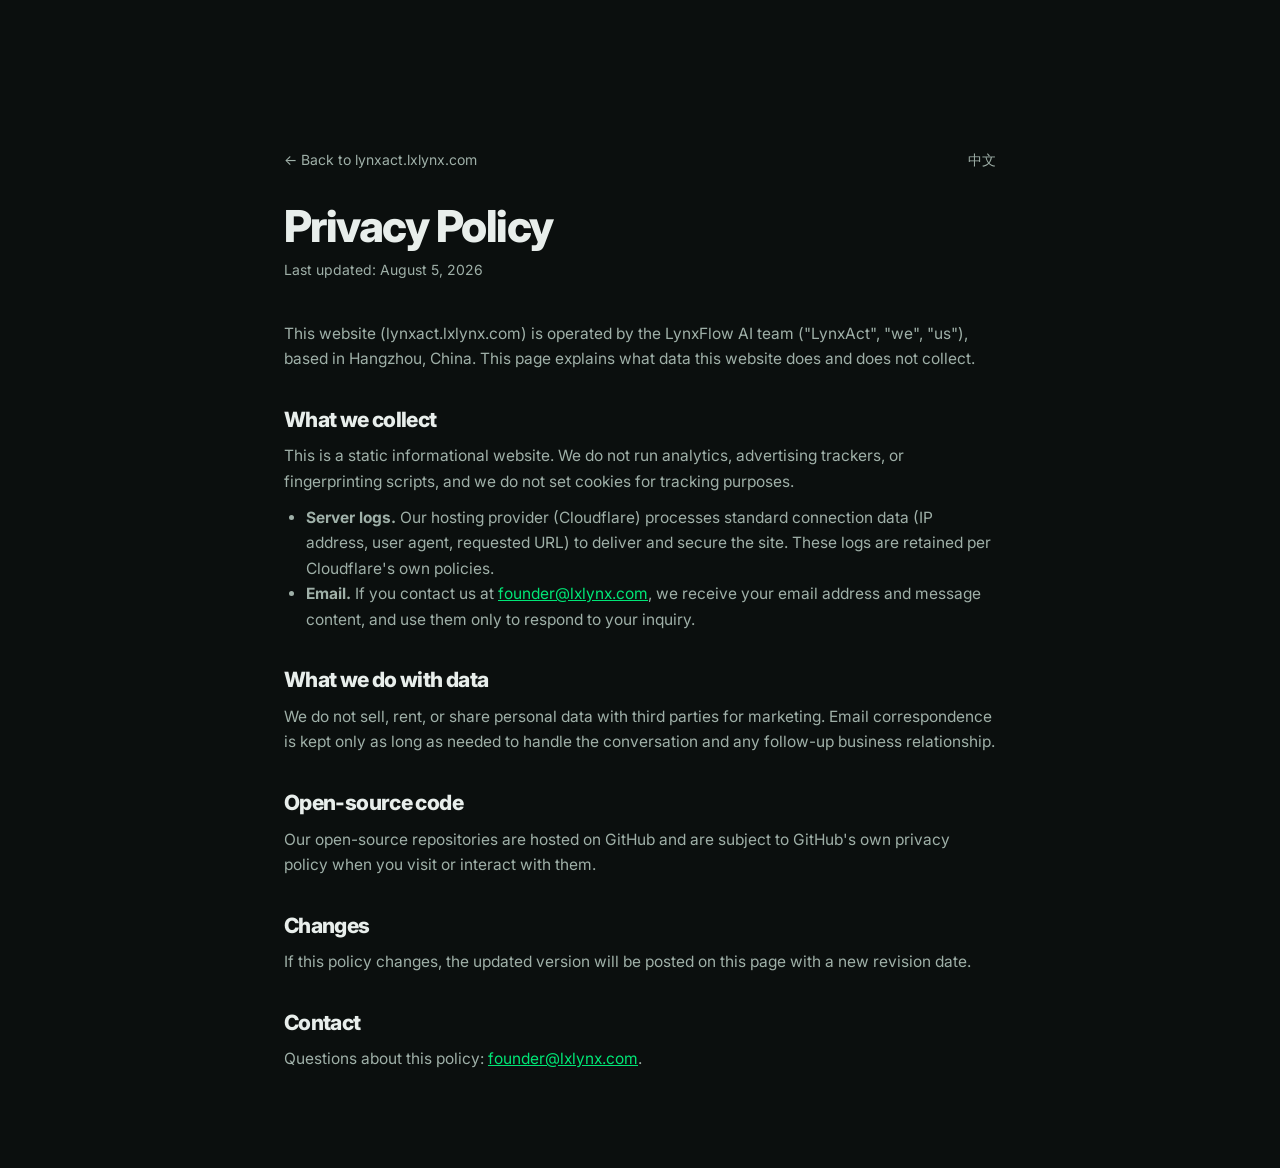
<file: privacy.html>
<!DOCTYPE html>
<html lang="en">
<head>
  <meta charset="UTF-8">
  <meta name="viewport" content="width=device-width, initial-scale=1.0">
  <title>Privacy Policy — LynxAct</title>
  <meta name="description" content="Privacy policy for the LynxAct website, operated by LynxFlow AI.">
  <link rel="icon" href="data:image/svg+xml,%3Csvg xmlns='http://www.w3.org/2000/svg' viewBox='0 0 100 100'%3E%3Ccircle cx='50' cy='50' r='44' fill='none' stroke='%2300e676' stroke-width='8'/%3E%3Cline x1='50' y1='6' x2='50' y2='94' stroke='%2300e676' stroke-width='8'/%3E%3C/svg%3E">
  <link rel="preconnect" href="https://fonts.googleapis.com">
  <link rel="preconnect" href="https://fonts.gstatic.com" crossorigin>
  <link href="https://fonts.googleapis.com/css2?family=Inter:wght@400;500;600;700;800&display=swap" rel="stylesheet">
  <link rel="stylesheet" href="css/style.css">
  <style>
    .legal { position: relative; z-index: 1; max-width: 760px; margin: 0 auto; padding: 148px 24px 96px; }
    .legal-nav { display: flex; justify-content: space-between; align-items: center; margin-bottom: 32px; }
    .legal h1 { font-size: clamp(30px, 4.5vw, 44px); margin-bottom: 8px; }
    .legal .updated { color: var(--text-dim); font-size: 14px; margin-bottom: 40px; }
    .legal h2 { font-size: 21px; margin: 36px 0 12px; }
    .legal p, .legal li { color: var(--text-dim); font-size: 15.5px; }
    .legal ul { padding-left: 22px; margin-top: 10px; }
    .legal a { color: var(--accent); }
    .legal .back { color: var(--text-dim); text-decoration: none; font-size: 14px; }
    .legal .back:hover { color: var(--text); }
    .legal .lang-link { color: var(--text-dim); text-decoration: none; font-size: 14px; }
    .legal .lang-link:hover { color: var(--accent); }
  </style>
</head>
<body>
  <main class="legal">
    <div class="legal-nav">
      <a class="back" href="index.html" aria-label="Back to LynxAct homepage">← Back to lynxact.lxlynx.com</a>
      <a class="lang-link" href="/zh/privacy.html" hreflang="zh-CN">中文</a>
    </div>

    <h1>Privacy Policy</h1>
    <p class="updated">Last updated: August 5, 2026</p>

    <p>This website (lynxact.lxlynx.com) is operated by the LynxFlow AI team
      ("LynxAct", "we", "us"), based in Hangzhou, China. This page
      explains what data this website does and does not collect.</p>

    <h2>What we collect</h2>
    <p>This is a static informational website. We do not run analytics, advertising
      trackers, or fingerprinting scripts, and we do not set cookies for tracking
      purposes.</p>
    <ul>
      <li><strong>Server logs.</strong> Our hosting provider (Cloudflare) processes
        standard connection data (IP address, user agent, requested URL) to deliver
        and secure the site. These logs are retained per Cloudflare's own policies.</li>
      <li><strong>Email.</strong> If you contact us at
        <a href="mailto:founder@lxlynx.com">founder@lxlynx.com</a>, we receive your
        email address and message content, and use them only to respond to your inquiry.</li>
    </ul>

    <h2>What we do with data</h2>
    <p>We do not sell, rent, or share personal data with third parties for marketing.
      Email correspondence is kept only as long as needed to handle the conversation
      and any follow-up business relationship.</p>

    <h2>Open-source code</h2>
    <p>Our open-source repositories are hosted on GitHub and are subject to
      GitHub's own privacy policy when you visit or interact with them.</p>

    <h2>Changes</h2>
    <p>If this policy changes, the updated version will be posted on this page with
      a new revision date.</p>

    <h2>Contact</h2>
    <p>Questions about this policy: <a href="mailto:founder@lxlynx.com">founder@lxlynx.com</a>.</p>
  </main>
</body>
</html>
</file>
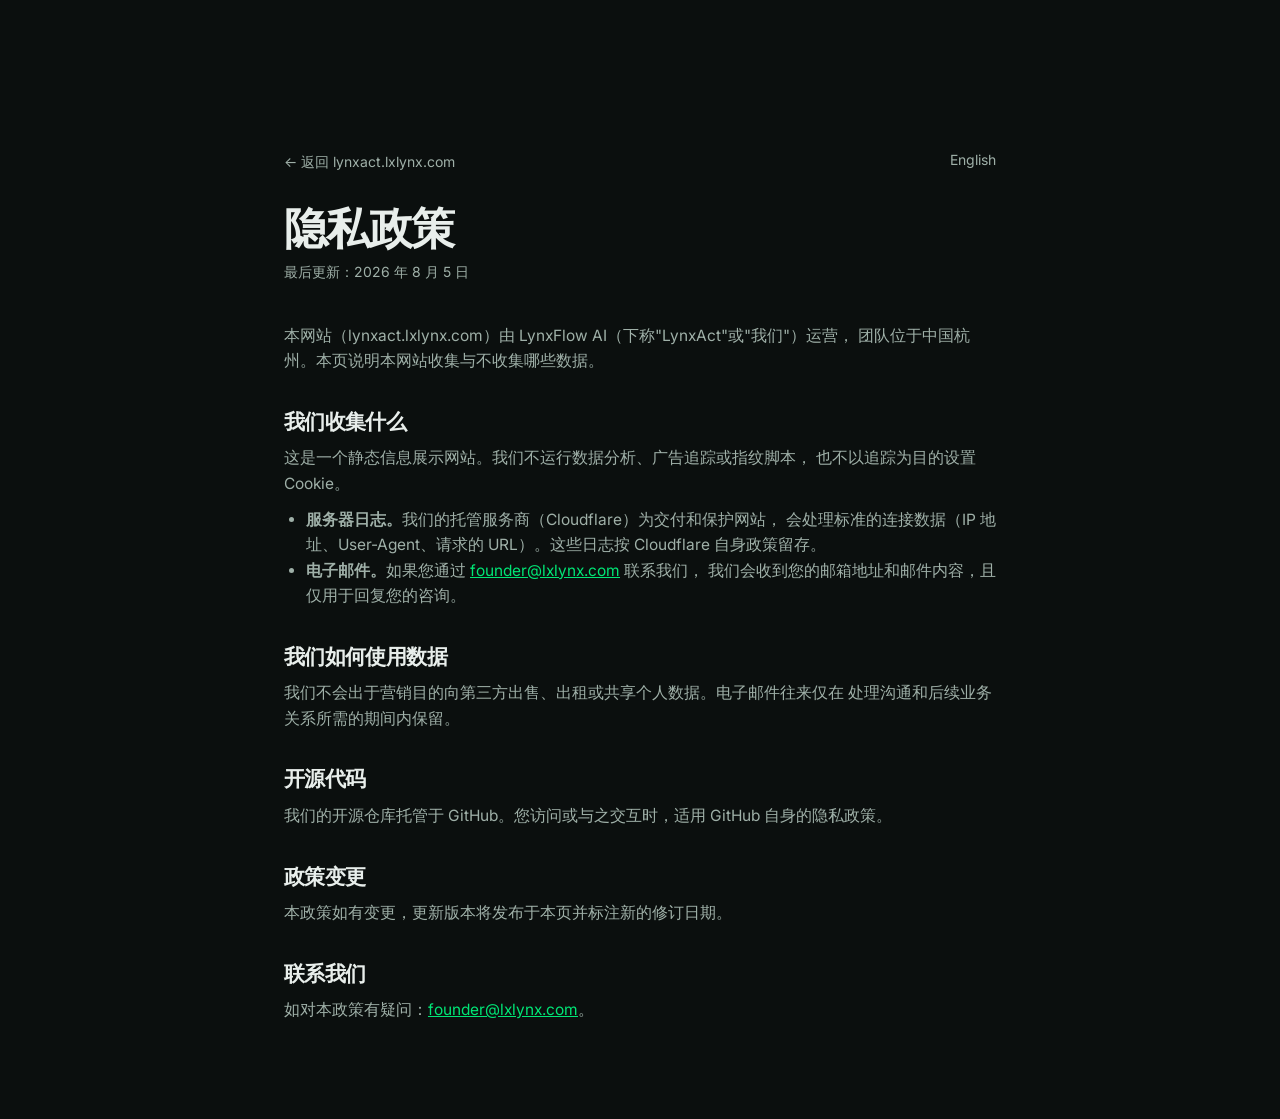
<file: zh/privacy.html>
<!DOCTYPE html>
<html lang="zh-CN">
<head>
  <meta charset="UTF-8">
  <meta name="viewport" content="width=device-width, initial-scale=1.0">
  <title>隐私政策 — LynxAct</title>
  <meta name="description" content="LynxAct 网站隐私政策，由 LynxFlow AI 运营。">
  <link rel="icon" href="data:image/svg+xml,%3Csvg xmlns='http://www.w3.org/2000/svg' viewBox='0 0 100 100'%3E%3Ccircle cx='50' cy='50' r='44' fill='none' stroke='%2300e676' stroke-width='8'/%3E%3Cline x1='50' y1='6' x2='50' y2='94' stroke='%2300e676' stroke-width='8'/%3E%3C/svg%3E">
  <link rel="preconnect" href="https://fonts.googleapis.com">
  <link rel="preconnect" href="https://fonts.gstatic.com" crossorigin>
  <link href="https://fonts.googleapis.com/css2?family=Inter:wght@400;500;600;700;800&display=swap" rel="stylesheet">
  <link rel="stylesheet" href="/css/style.css">
  <style>
    .legal { position: relative; z-index: 1; max-width: 760px; margin: 0 auto; padding: 148px 24px 96px; }
    .legal h1 { font-size: clamp(30px, 4.5vw, 44px); margin-bottom: 8px; }
    .legal .updated { color: var(--text-dim); font-size: 14px; margin-bottom: 40px; }
    .legal h2 { font-size: 21px; margin: 36px 0 12px; }
    .legal p, .legal li { color: var(--text-dim); font-size: 15.5px; }
    .legal ul { padding-left: 22px; margin-top: 10px; }
    .legal a { color: var(--accent); }
    .legal .back { display: inline-block; margin-bottom: 32px; color: var(--text-dim); text-decoration: none; font-size: 14px; }
    .legal .back:hover { color: var(--text); }
    .legal .lang-link { float: right; color: var(--text-dim); text-decoration: none; font-size: 14px; }
    .legal .lang-link:hover { color: var(--accent); }
  </style>
</head>
<body>
  <main class="legal">
    <a class="lang-link" href="/privacy.html" hreflang="en">English</a>
    <a class="back" href="/zh/">← 返回 lynxact.lxlynx.com</a>
    <h1>隐私政策</h1>
    <p class="updated">最后更新：2026 年 8 月 5 日</p>

    <p>本网站（lynxact.lxlynx.com）由 LynxFlow AI（下称"LynxAct"或"我们"）运营，
      团队位于中国杭州。本页说明本网站收集与不收集哪些数据。</p>

    <h2>我们收集什么</h2>
    <p>这是一个静态信息展示网站。我们不运行数据分析、广告追踪或指纹脚本，
      也不以追踪为目的设置 Cookie。</p>
    <ul>
      <li><strong>服务器日志。</strong>我们的托管服务商（Cloudflare）为交付和保护网站，
        会处理标准的连接数据（IP 地址、User-Agent、请求的 URL）。这些日志按
        Cloudflare 自身政策留存。</li>
      <li><strong>电子邮件。</strong>如果您通过
        <a href="mailto:founder@lxlynx.com">founder@lxlynx.com</a> 联系我们，
        我们会收到您的邮箱地址和邮件内容，且仅用于回复您的咨询。</li>
    </ul>

    <h2>我们如何使用数据</h2>
    <p>我们不会出于营销目的向第三方出售、出租或共享个人数据。电子邮件往来仅在
      处理沟通和后续业务关系所需的期间内保留。</p>

    <h2>开源代码</h2>
    <p>我们的开源仓库托管于 GitHub。您访问或与之交互时，适用 GitHub 自身的隐私政策。</p>

    <h2>政策变更</h2>
    <p>本政策如有变更，更新版本将发布于本页并标注新的修订日期。</p>

    <h2>联系我们</h2>
    <p>如对本政策有疑问：<a href="mailto:founder@lxlynx.com">founder@lxlynx.com</a>。</p>
  </main>
</body>
</html>
</file>
<file: css/style.css>
/* LynxAct — dark pitch theme */
:root {
  --bg: #0b0f0e;
  --bg-alt: #0e1513;
  --surface: rgba(255, 255, 255, 0.04);
  --surface-border: rgba(255, 255, 255, 0.09);
  --text: #e8eeeb;
  --text-dim: #9fb0a8;
  --accent: #00e676;
  --accent-soft: rgba(0, 230, 118, 0.12);
  --pitch-line: rgba(0, 230, 118, 0.055);
  --radius: 14px;
  --font: "Inter", -apple-system, BlinkMacSystemFont, "Segoe UI", Roboto, "PingFang SC", "Hiragino Sans GB", "Microsoft YaHei", "Noto Sans CJK SC", "Helvetica Neue", Arial, sans-serif;
  --mono: "JetBrains Mono", ui-monospace, SFMono-Regular, Menlo, Consolas, monospace;
}

* { margin: 0; padding: 0; box-sizing: border-box; }

html { scroll-behavior: smooth; }

body {
  background: var(--bg);
  color: var(--text);
  font-family: var(--font);
  font-size: 16px;
  line-height: 1.65;
  -webkit-font-smoothing: antialiased;
  overflow-x: hidden;
}

::selection { background: var(--accent); color: #04140b; }

.pitch-bg {
  position: fixed;
  inset: 0;
  width: 100%;
  height: 100%;
  color: var(--pitch-line);
  pointer-events: none;
  z-index: 0;
}

/* ---------- nav ---------- */
.nav {
  position: fixed;
  top: 0; left: 0; right: 0;
  z-index: 100;
  transition: background 0.3s ease, border-color 0.3s ease, backdrop-filter 0.3s ease;
  border-bottom: 1px solid transparent;
}
.nav.scrolled {
  background: rgba(11, 15, 14, 0.72);
  backdrop-filter: blur(14px);
  -webkit-backdrop-filter: blur(14px);
  border-bottom-color: var(--surface-border);
}
.nav-inner {
  max-width: 1120px;
  margin: 0 auto;
  padding: 16px 24px;
  display: flex;
  align-items: center;
  justify-content: space-between;
}
.brand {
  display: inline-flex;
  align-items: center;
  gap: 10px;
  color: var(--text);
  text-decoration: none;
  font-weight: 700;
  font-size: 19px;
  letter-spacing: -0.02em;
}
.brand em { font-style: normal; color: var(--accent); }
.brand-mark { width: 24px; height: 24px; color: var(--accent); flex: none; }
.nav-links { display: flex; align-items: center; gap: 26px; }
.nav-links a {
  color: var(--text-dim);
  text-decoration: none;
  font-size: 14.5px;
  font-weight: 500;
  transition: color 0.2s ease;
}
.nav-links a:hover { color: var(--text); }
.nav-cta {
  padding: 8px 16px;
  border: 1px solid var(--surface-border);
  border-radius: 999px;
  color: var(--text) !important;
  background: var(--surface);
  transition: border-color 0.2s ease, background 0.2s ease;
}
.nav-cta:hover { border-color: var(--accent); background: var(--accent-soft); }
.lang-switch {
  padding: 8px 14px;
  border-radius: 999px;
  color: var(--text-dim) !important;
  font-size: 13px !important;
  font-family: var(--mono);
  border: 1px solid transparent;
  transition: color 0.2s ease, border-color 0.2s ease;
}
.lang-switch:hover { color: var(--accent) !important; border-color: rgba(0, 230, 118, 0.35); }

/* ---------- hero ---------- */
.hero {
  position: relative;
  z-index: 1;
  padding: 168px 24px 96px;
}
.hero-inner { max-width: 880px; margin: 0 auto; }
.eyebrow {
  font-family: var(--mono);
  font-size: 12.5px;
  font-weight: 600;
  letter-spacing: 0.14em;
  text-transform: uppercase;
  color: var(--accent);
  margin-bottom: 18px;
}
h1 {
  font-size: clamp(40px, 6.4vw, 68px);
  font-weight: 800;
  line-height: 1.06;
  letter-spacing: -0.035em;
  margin-bottom: 26px;
}
.accent {
  background: linear-gradient(92deg, var(--accent) 10%, #7dffb8 90%);
  -webkit-background-clip: text;
  background-clip: text;
  color: transparent;
}
.lede {
  font-size: clamp(17px, 2vw, 20px);
  color: var(--text-dim);
  max-width: 640px;
  margin-bottom: 38px;
}
.hero-cta { display: flex; gap: 14px; flex-wrap: wrap; margin-bottom: 64px; }
.btn {
  display: inline-flex;
  align-items: center;
  padding: 13px 26px;
  border-radius: 999px;
  font-size: 15px;
  font-weight: 600;
  text-decoration: none;
  transition: transform 0.18s ease, box-shadow 0.18s ease, background 0.18s ease, border-color 0.18s ease;
}
.btn:active { transform: translateY(1px); }
.btn-primary {
  background: var(--accent);
  color: #04140b;
  box-shadow: 0 0 0 0 rgba(0, 230, 118, 0.35);
}
.btn-primary:hover { box-shadow: 0 8px 32px 0 rgba(0, 230, 118, 0.28); transform: translateY(-1px); }
.btn-ghost {
  color: var(--text);
  border: 1px solid var(--surface-border);
  background: var(--surface);
}
.btn-ghost:hover { border-color: var(--accent); background: var(--accent-soft); }

.hero-stats {
  display: grid;
  grid-template-columns: repeat(3, minmax(0, 1fr));
  gap: 20px;
  max-width: 780px;
}
.hero-stats > div {
  padding: 20px 22px;
  background: var(--surface);
  border: 1px solid var(--surface-border);
  border-radius: var(--radius);
  backdrop-filter: blur(8px);
}
.hero-stats dt {
  font-size: 30px;
  font-weight: 800;
  letter-spacing: -0.03em;
  color: var(--accent);
  font-variant-numeric: tabular-nums;
}
.hero-stats dd { font-size: 13px; color: var(--text-dim); margin-top: 6px; line-height: 1.5; }

/* ---------- sections ---------- */
.section {
  position: relative;
  z-index: 1;
  max-width: 1120px;
  margin: 0 auto;
  padding: 88px 24px;
}
.section-alt {
  max-width: none;
  background: var(--bg-alt);
  border-top: 1px solid var(--surface-border);
  border-bottom: 1px solid var(--surface-border);
}
.section-alt > * { max-width: 1120px; margin-left: auto; margin-right: auto; }
.section-head { max-width: 720px; margin-bottom: 52px; }
.section-alt .section-head { max-width: 720px; }
h2 {
  font-size: clamp(30px, 4vw, 42px);
  font-weight: 800;
  letter-spacing: -0.03em;
  line-height: 1.12;
  margin-bottom: 16px;
}
.section-sub { color: var(--text-dim); font-size: 17px; }

/* product cards */
.cards {
  display: grid;
  grid-template-columns: repeat(3, minmax(0, 1fr));
  gap: 22px;
}
.card {
  padding: 30px 28px;
  background: var(--surface);
  border: 1px solid var(--surface-border);
  border-radius: var(--radius);
  transition: transform 0.2s ease, border-color 0.2s ease, background 0.2s ease;
}
.card:hover { transform: translateY(-3px); border-color: rgba(0, 230, 118, 0.35); background: rgba(0, 230, 118, 0.05); }
.card-icon {
  width: 46px; height: 46px;
  display: grid; place-items: center;
  border-radius: 12px;
  background: var(--accent-soft);
  color: var(--accent);
  margin-bottom: 20px;
}
.card-icon svg { width: 24px; height: 24px; }
.card h3 { font-size: 20px; font-weight: 700; letter-spacing: -0.02em; margin-bottom: 12px; }
.card p { color: var(--text-dim); font-size: 15px; }
.card-tag {
  margin-top: 18px;
  font-family: var(--mono);
  font-size: 12px !important;
  color: var(--accent) !important;
  letter-spacing: 0.02em;
}

/* metrics */
.metric-grid {
  display: grid;
  grid-template-columns: repeat(2, minmax(0, 1fr));
  gap: 22px;
  margin-bottom: 56px;
}
.metric {
  padding: 28px 30px;
  background: var(--surface);
  border: 1px solid var(--surface-border);
  border-radius: var(--radius);
  display: flex;
  flex-direction: column;
  gap: 10px;
}
.metric-num {
  font-size: 40px;
  font-weight: 800;
  letter-spacing: -0.03em;
  color: var(--accent);
  font-variant-numeric: tabular-nums;
}
.metric-num .unit { font-size: 20px; margin-left: 2px; }
.metric-label { color: var(--text-dim); font-size: 14.5px; line-height: 1.55; }

/* pipeline */
.pipeline {
  display: flex;
  align-items: center;
  flex-wrap: wrap;
  gap: 10px 12px;
  padding: 24px 26px;
  background: var(--surface);
  border: 1px solid var(--surface-border);
  border-radius: var(--radius);
  font-family: var(--mono);
  font-size: 13px;
}
.pipe-step {
  display: inline-flex;
  align-items: center;
  gap: 9px;
  color: var(--text-dim);
  white-space: nowrap;
}
.pipe-dot { width: 7px; height: 7px; border-radius: 50%; background: var(--accent); flex: none; }
.pipe-final { color: var(--accent); font-weight: 600; }
.pipe-arrow { color: rgba(255, 255, 255, 0.22); }

/* demo */
.demo-grid {
  display: grid;
  grid-template-columns: repeat(2, minmax(0, 1fr));
  gap: 22px;
}
.demo-item {
  background: var(--surface);
  border: 1px solid var(--surface-border);
  border-radius: var(--radius);
  overflow: hidden;
}
.demo-item img {
  display: block;
  width: 100%;
  aspect-ratio: 16 / 10;
  object-fit: cover;
  object-position: top;
  border-bottom: 1px solid var(--surface-border);
  background: #060a08;
}
.demo-item figcaption { padding: 20px 22px; color: var(--text-dim); font-size: 14.5px; }
.demo-item figcaption strong { color: var(--text); display: block; margin-bottom: 4px; font-size: 15px; }

/* repos */
.repo-grid {
  display: grid;
  grid-template-columns: repeat(2, minmax(0, 1fr));
  gap: 22px;
}
.repo-card {
  display: block;
  padding: 26px 28px;
  background: var(--surface);
  border: 1px solid var(--surface-border);
  border-radius: var(--radius);
  text-decoration: none;
  color: inherit;
  transition: transform 0.2s ease, border-color 0.2s ease, background 0.2s ease;
}
.repo-card:hover { transform: translateY(-3px); border-color: rgba(0, 230, 118, 0.35); background: rgba(0, 230, 118, 0.05); }
.repo-head { display: flex; align-items: center; gap: 10px; margin-bottom: 14px; color: var(--accent); }
.repo-name { font-family: var(--mono); font-size: 16px; font-weight: 600; color: var(--text); }
.repo-license {
  margin-left: auto;
  font-family: var(--mono);
  font-size: 11px;
  color: var(--text-dim);
  border: 1px solid var(--surface-border);
  border-radius: 999px;
  padding: 3px 10px;
}
.repo-card p { color: var(--text-dim); font-size: 14.5px; }

/* company */
.company-grid {
  display: grid;
  grid-template-columns: 1.2fr 1fr;
  gap: 22px;
}
.company-card {
  padding: 32px 30px;
  background: var(--surface);
  border: 1px solid var(--surface-border);
  border-radius: var(--radius);
}
.company-card h3 { font-size: 19px; font-weight: 700; letter-spacing: -0.02em; margin-bottom: 6px; }
.company-cn { color: var(--text-dim); font-size: 14px; margin-bottom: 16px; }
.founder-name { color: var(--accent); font-size: 17px; font-weight: 600; margin-bottom: 4px; }
.founder-title { color: var(--text-dim); font-size: 13px; letter-spacing: 0.04em; text-transform: uppercase; margin-bottom: 14px; }
.company-card > p { color: var(--text-dim); font-size: 15px; }
.company-facts {
  margin-top: 24px;
  display: grid;
  grid-template-columns: repeat(2, minmax(0, 1fr));
  gap: 14px;
}
.company-facts dt {
  font-family: var(--mono);
  font-size: 11px;
  text-transform: uppercase;
  letter-spacing: 0.1em;
  color: var(--text-dim);
}
.company-facts dd { font-size: 14.5px; font-weight: 600; margin-top: 3px; }
.company-contact { margin-top: 20px; }
.company-contact a { color: var(--accent); text-decoration: none; border-bottom: 1px solid rgba(0, 230, 118, 0.35); }
.company-contact a:hover { border-bottom-color: var(--accent); }

/* footer */
.footer {
  position: relative;
  z-index: 1;
  border-top: 1px solid var(--surface-border);
  padding: 48px 24px 40px;
}
.footer-inner {
  max-width: 1120px;
  margin: 0 auto;
  display: flex;
  flex-direction: column;
  align-items: center;
  gap: 18px;
}
.footer-brand {
  display: inline-flex;
  align-items: center;
  gap: 10px;
  font-weight: 700;
  font-size: 17px;
}
.footer-brand em { font-style: normal; color: var(--accent); }
.footer-links { display: flex; gap: 26px; }
.footer-links a { color: var(--text-dim); text-decoration: none; font-size: 14px; transition: color 0.2s ease; }
.footer-links a:hover { color: var(--text); }
.footer-legal { color: rgba(159, 176, 168, 0.6); font-size: 13px; }

/* reveal on scroll */
.reveal {
  opacity: 0;
  transform: translateY(18px);
  transition: opacity 0.6s ease, transform 0.6s ease;
}
.reveal.visible { opacity: 1; transform: none; }
@media (prefers-reduced-motion: reduce) {
  .reveal { opacity: 1; transform: none; transition: none; }
  html { scroll-behavior: auto; }
}

/* responsive */
@media (max-width: 900px) {
  .cards, .demo-grid, .repo-grid, .company-grid { grid-template-columns: 1fr; }
  .metric-grid { grid-template-columns: 1fr 1fr; }
  .nav-links a:not(.nav-cta):not(.lang-switch) { display: none; }
}
@media (max-width: 620px) {
  .hero { padding-top: 132px; }
  .hero-stats { grid-template-columns: 1fr; }
  .metric-grid { grid-template-columns: 1fr; }
  .pipe-arrow { display: none; }
  .pipeline { flex-direction: column; align-items: flex-start; }
}
</file>
